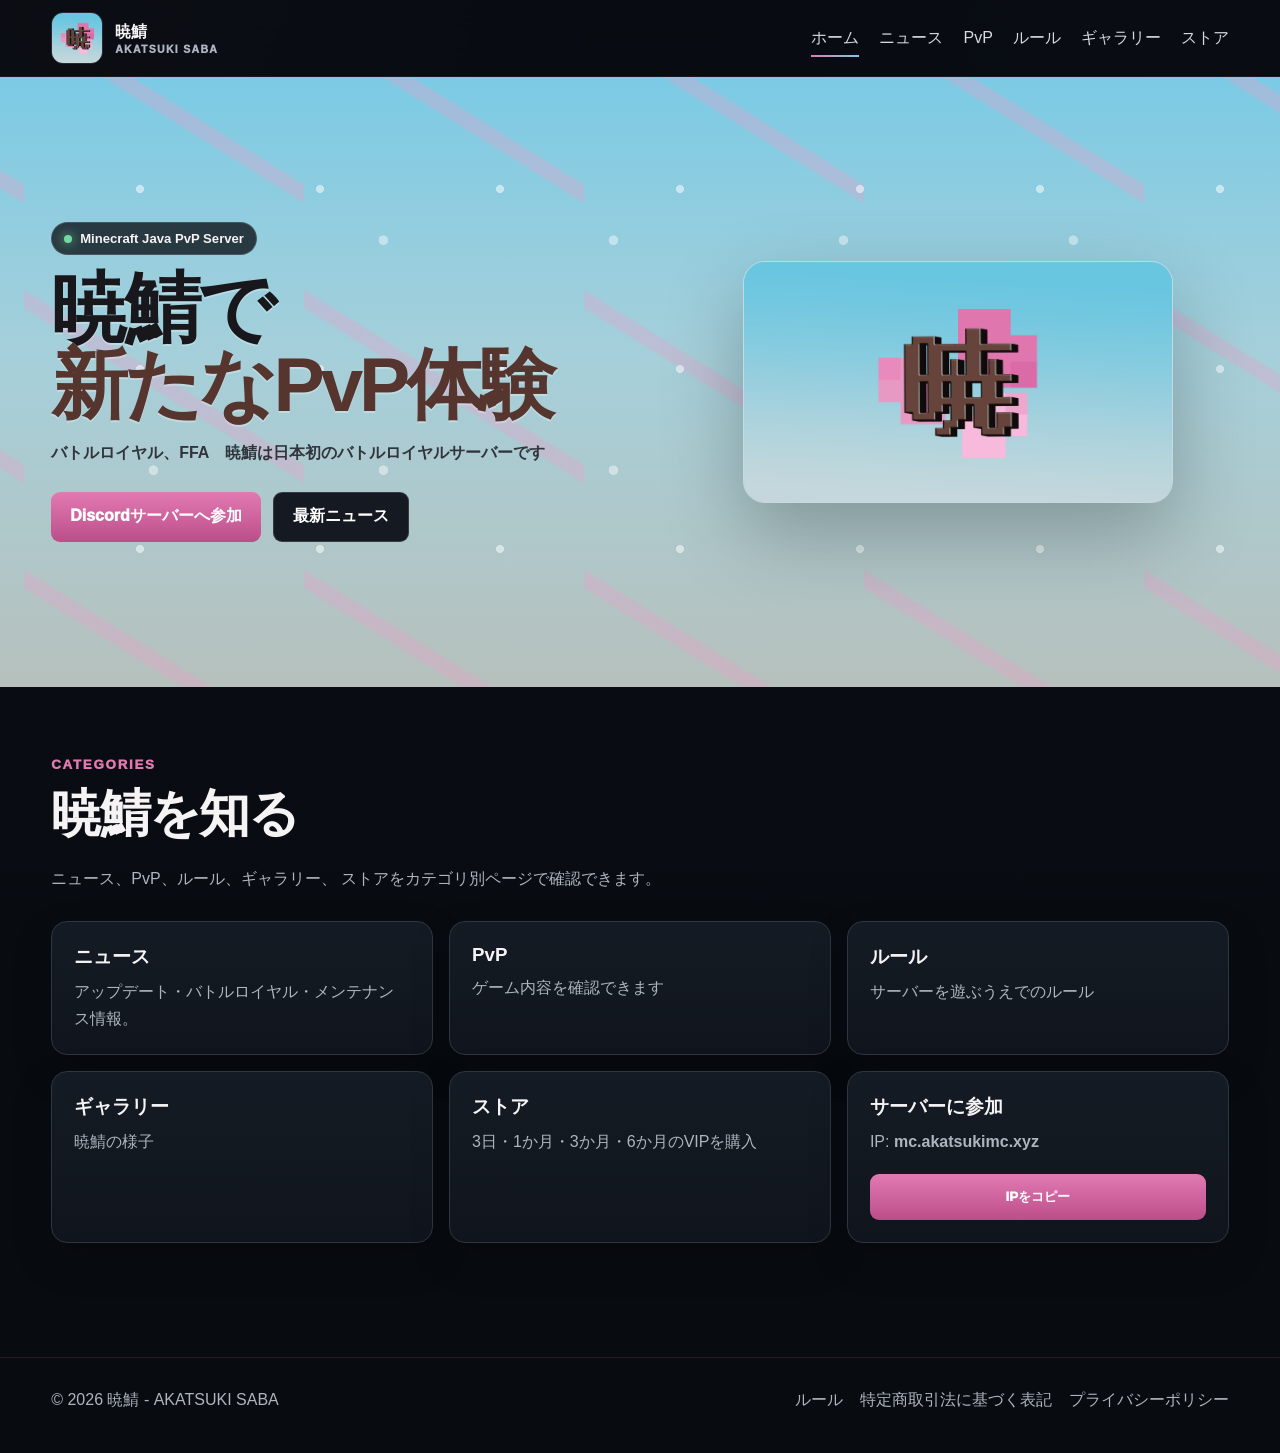
<file: index.html>
<!doctype html>
<html lang="ja">

<head>
    <meta charset="UTF-8">
    <meta name="viewport" content="width=device-width, initial-scale=1">
    <meta name="theme-color" content="#090d14">

    <title>暁鯖 | 公式サイト</title>

    <link rel="stylesheet" href="/style.css">
</head>

<body>

<!-- ==============================
     ヘッダー
============================== -->

<header class="site-header">

    <div class="container nav">

        <!-- ロゴ・サーバー名 -->

        <a class="brand" href="/">

            <img
                src="/assets/akatsuki-icon.png"
                alt="暁鯖">

            <span>
                暁鯖
                <small>AKATSUKI SABA</small>
            </span>

        </a>


        <!-- ナビゲーション -->

        <nav class="navlinks">

            <a class="active" href="/">
                ホーム
            </a>

            <a href="/news/">
                ニュース
            </a>

            <a href="/pvp/">
                PvP
            </a>

            <a href="/rules/">
                ルール
            </a>

            <a href="/gallery/">
                ギャラリー
            </a>

            <a href="/shop/">
                ストア
            </a>

        </nav>

    </div>

</header>


<main>

    <!-- ==============================
         メインビジュアル
    ============================== -->

    <section class="hero">

        <div class="container hero-inner">


            <!-- メインメッセージ -->

            <div class="reveal">

                <span class="eyebrow">

                    <span class="dot"></span>

                    Minecraft Java PvP Server

                </span>


                <h1>
                    暁鯖で
                    <br>
                    <span>新たなPvP体験</span>
                </h1>


                <p>
                    バトルロイヤル、FFA　暁鯖は日本初のバトルロイヤルサーバーです
                </p>


                <!-- ボタン -->

                <div class="actions">

                    <a
                        class="btn primary"
                        href="https://discord.gg/2FAgApKDjk"
                        target="_blank"
                        rel="noopener noreferrer">
                        Discordサーバーへ参加
                    </a>
                
                    <a class="btn secondary" href="/news/">
                        最新ニュース
                    </a>
                
                </div>

            </div>


            <!-- 暁鯖ロゴ -->

            <div class="logo-showcase reveal">

                <img
                    src="/assets/akatsuki-icon.png"
                    alt="暁鯖ロゴ">

            </div>

        </div>

    </section>


    <!-- ==============================
         カテゴリー
    ============================== -->

    <section class="section">

        <div class="container">


            <!-- セクションタイトル -->

            <div class="section-head reveal">

                <small>
                    CATEGORIES
                </small>

                <h2>
                    暁鯖を知る
                </h2>

                <p>
                    ニュース、PvP、ルール、ギャラリー、
                    ストアをカテゴリ別ページで確認できます。
                </p>

            </div>


            <!-- ==============================
                 カテゴリー一覧
            ============================== -->

            <div class="grid3">


                <!-- ニュース -->

                <a
                    class="card reveal"
                    href="/news/">

                    <h3>
                        ニュース
                    </h3>

                    <p>
                        アップデート・バトルロイヤル・メンテナンス情報。
                    </p>

                </a>


                <!-- PvP -->

                <a
                    class="card reveal"
                    href="/pvp/">

                    <h3>
                        PvP
                    </h3>

                    <p>
                        ゲーム内容を確認できます
                    </p>

                </a>


                <!-- ルール -->

                <a
                    class="card reveal"
                    href="/rules/">

                    <h3>
                        ルール
                    </h3>

                    <p>
                        サーバーを遊ぶうえでのルール
                    </p>

                </a>


                <!-- ギャラリー -->

                <a
                    class="card reveal"
                    href="/gallery/">

                    <h3>
                        ギャラリー
                    </h3>

                    <p>
                        暁鯖の様子
                    </p>

                </a>


                <!-- ストア -->

                <a
                    class="card reveal"
                    href="/shop/">

                    <h3>
                        ストア
                    </h3>

                    <p>
                        3日・1か月・3か月・6か月のVIPを購入                        
                    </p>

                </a>


                <!-- ==============================
                     サーバー接続
                ============================== -->

                <div class="card reveal">

                    <h3>
                        サーバーに参加
                    </h3>

                    <p>
                        IP:
                        <strong id="serverIp">
                            mc.akatsukimc.xyz
                        </strong>
                    </p>

                    <br>

                    <button
                        id="copyBtn"
                        class="select-rank"
                        onclick="copyIP()">
                        IPをコピー
                    </button>

                </div>

            </div>

        </div>

    </section>

</main>


<!-- ==============================
     フッター
============================== -->

<footer>

    <div class="container footer">

        <div>
            © 2026 暁鯖 - AKATSUKI SABA
        </div>

        <div class="footer-links">

            <a href="/rules/">
                ルール
            </a>

            <a href="/legal/">
                特定商取引法に基づく表記
            </a>

            <a href="/privacy/">
                プライバシーポリシー
            </a>

        </div>

    </div>

</footer>


<!-- ==============================
     JavaScript
============================== -->

<script src="/script.js"></script>

</body>

</html>
</file>
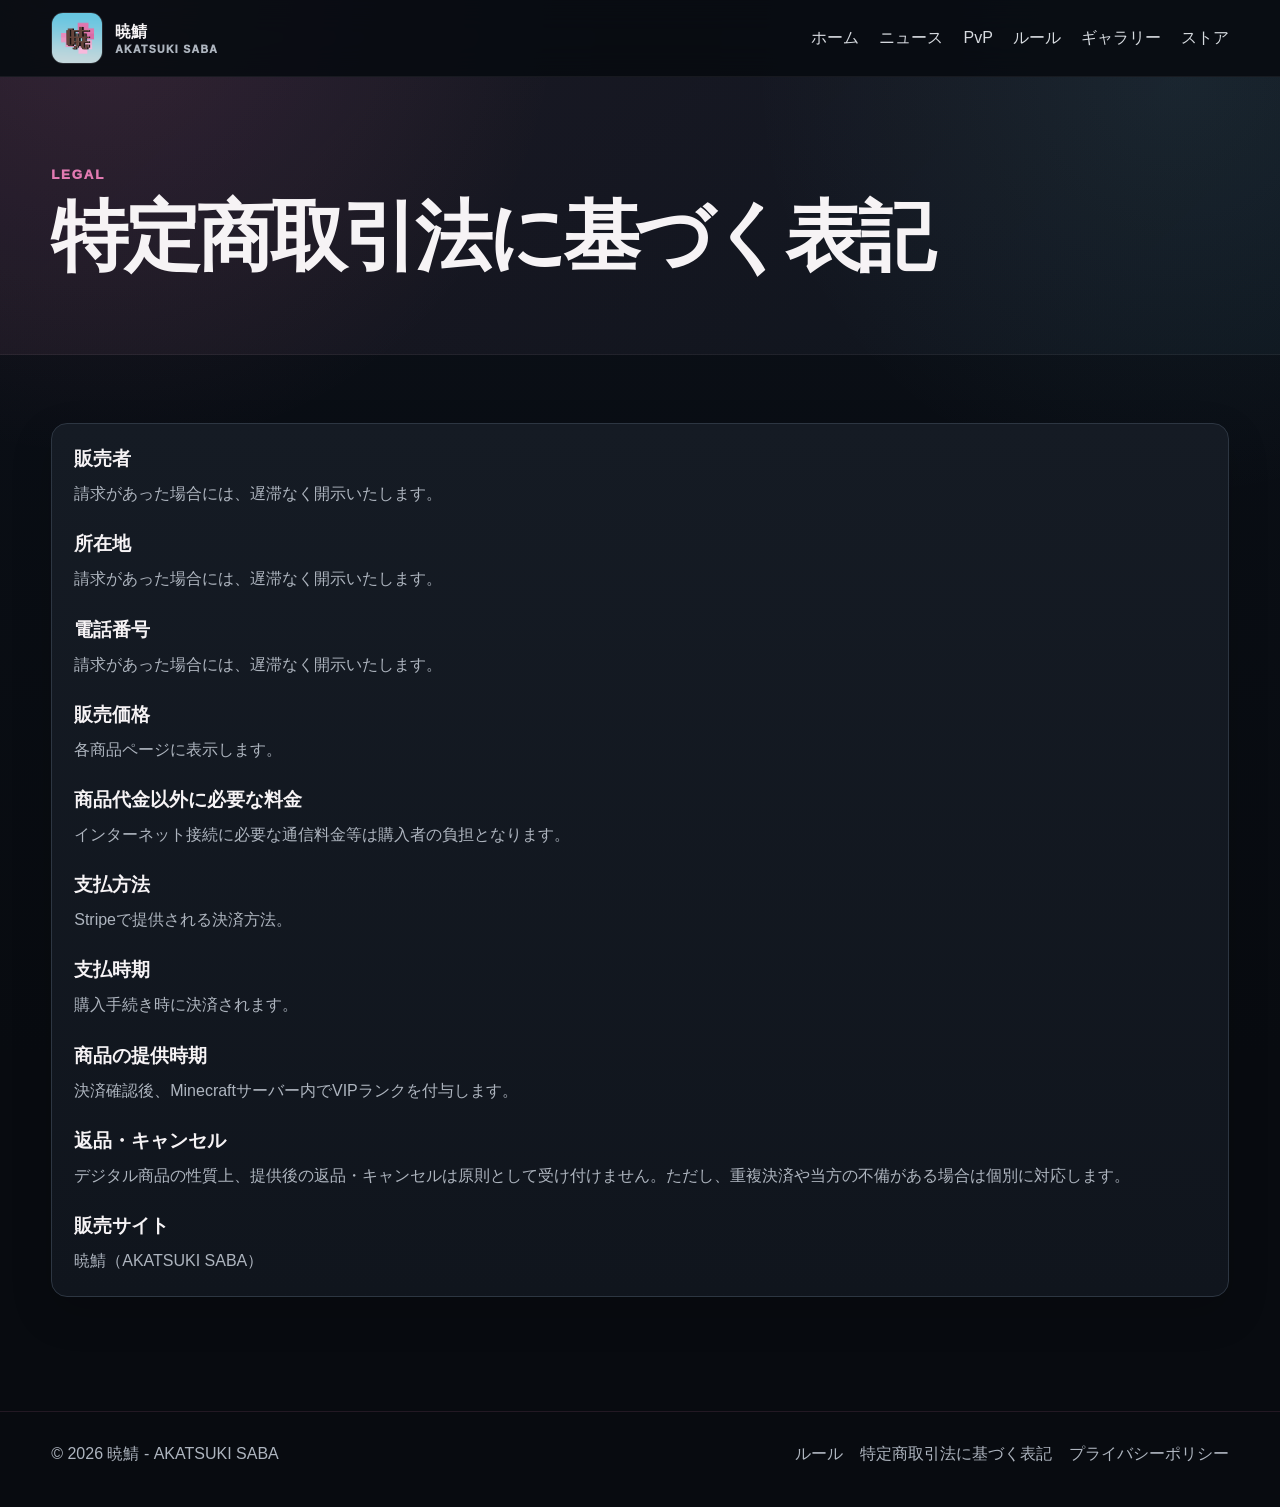
<file: legal/index.html>
<!doctype html><html lang="ja"><head><meta charset="UTF-8"><meta name="viewport" content="width=device-width,initial-scale=1"><title>特定商取引法に基づく表記 | 暁鯖</title><link rel="stylesheet" href="/style.css"></head><body><header class="site-header"><div class="container nav"><a class="brand" href="/"><img src="/assets/akatsuki-icon.png" alt="暁鯖"><span>暁鯖<small>AKATSUKI SABA</small></span></a><nav class="navlinks"><a href="/">ホーム</a><a href="/news/">ニュース</a><a href="/pvp/">PvP</a><a href="/rules/">ルール</a><a href="/gallery/">ギャラリー</a><a href="/shop/">ストア</a></nav></div></header><main><section class="page-hero"><div class="container"><small>LEGAL</small><h1>特定商取引法に基づく表記</h1></div></section><section class="section"><div class="container"><div class="card legal-card"><h3>販売者</h3><p>請求があった場合には、遅滞なく開示いたします。</p><h3>所在地</h3><p>請求があった場合には、遅滞なく開示いたします。</p><h3>電話番号</h3><p>請求があった場合には、遅滞なく開示いたします。</p><h3>販売価格</h3><p>各商品ページに表示します。</p><h3>商品代金以外に必要な料金</h3><p>インターネット接続に必要な通信料金等は購入者の負担となります。</p><h3>支払方法</h3><p>Stripeで提供される決済方法。</p><h3>支払時期</h3><p>購入手続き時に決済されます。</p><h3>商品の提供時期</h3><p>決済確認後、Minecraftサーバー内でVIPランクを付与します。</p><h3>返品・キャンセル</h3><p>デジタル商品の性質上、提供後の返品・キャンセルは原則として受け付けません。ただし、重複決済や当方の不備がある場合は個別に対応します。</p><h3>販売サイト</h3><p>暁鯖（AKATSUKI SABA）</p></div></div></section></main><footer><div class="container footer"><div>© 2026 暁鯖 - AKATSUKI SABA</div><div class="footer-links"><a href="/rules/">ルール</a><a href="/legal/">特定商取引法に基づく表記</a><a href="/privacy/">プライバシーポリシー</a></div></div></footer><script src="/script.js"></script></body></html>
</file>
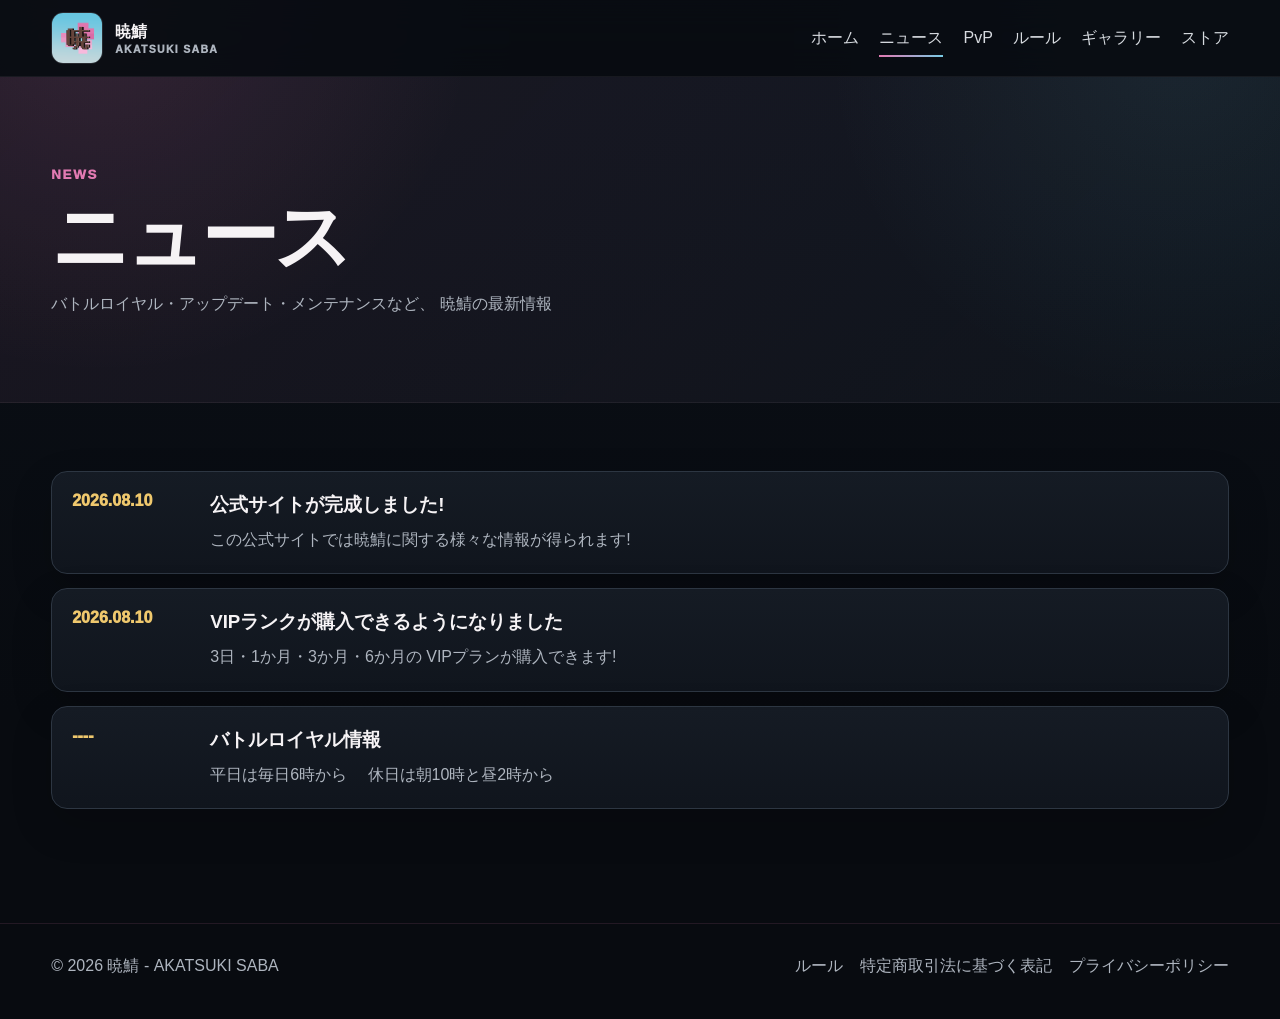
<file: news/index.html>
<!doctype html>
<html lang="ja">

<head>
    <meta charset="UTF-8">
    <meta name="viewport" content="width=device-width, initial-scale=1">

    <title>ニュース | 暁鯖</title>

    <link rel="stylesheet" href="/style.css">
</head>

<body>

<header class="site-header">
    <div class="container nav">

        <a class="brand" href="/">
            <img src="/assets/akatsuki-icon.png" alt="暁鯖">

            <span>
                暁鯖
                <small>AKATSUKI SABA</small>
            </span>
        </a>

        <nav class="navlinks">
            <a href="/">ホーム</a>
            <a class="active" href="/news/">ニュース</a>
            <a href="/pvp/">PvP</a>
            <a href="/rules/">ルール</a>
            <a href="/gallery/">ギャラリー</a>
            <a href="/shop/">ストア</a>
        </nav>

    </div>
</header>


<main>

    <!-- ==============================
         ページタイトル
    ============================== -->

    <section class="page-hero">
        <div class="container reveal">

            <small>NEWS</small>

            <h1>ニュース</h1>

            <p>
                バトルロイヤル・アップデート・メンテナンスなど、
                暁鯖の最新情報
            </p>

        </div>
    </section>


    <!-- ==============================
         ニュース一覧
    ============================== -->

    <section class="section">
        <div class="container">

            <div class="news-list">


                <!-- ニュース 1 -->

                <article class="news-item reveal">

                    <time>2026.08.10</time>

                    <div>
                        <h3>公式サイトが完成しました!</h3>

                        <p>
                            この公式サイトでは暁鯖に関する様々な情報が得られます!
                        </p>
                    </div>

                </article>


                <!-- ニュース 2 -->

                <article class="news-item reveal">

                    <time>2026.08.10</time>

                    <div>
                        <h3>VIPランクが購入できるようになりました</h3>

                        <p>
                            3日・1か月・3か月・6か月の
                            VIPプランが購入できます!
                        </p>
                    </div>

                </article>


                <!-- ニュース 3 -->

                <article class="news-item reveal">

                    <time>----</time>

                    <div>
                        <h3>バトルロイヤル情報</h3>

                        <p>
                            平日は毎日6時から
                          　休日は朝10時と昼2時から
                        </p>
                    </div>

                </article>


            </div>
        </div>
    </section>

</main>


<!-- ==============================
     フッター
============================== -->

<footer>

    <div class="container footer">

        <div>
            © 2026 暁鯖 - AKATSUKI SABA
        </div>

        <div class="footer-links">
            <a href="/rules/">ルール</a>
            <a href="/legal/">特定商取引法に基づく表記</a>
            <a href="/privacy/">プライバシーポリシー</a>
        </div>

    </div>

</footer>


<script src="/script.js"></script>

</body>
</html>
</file>
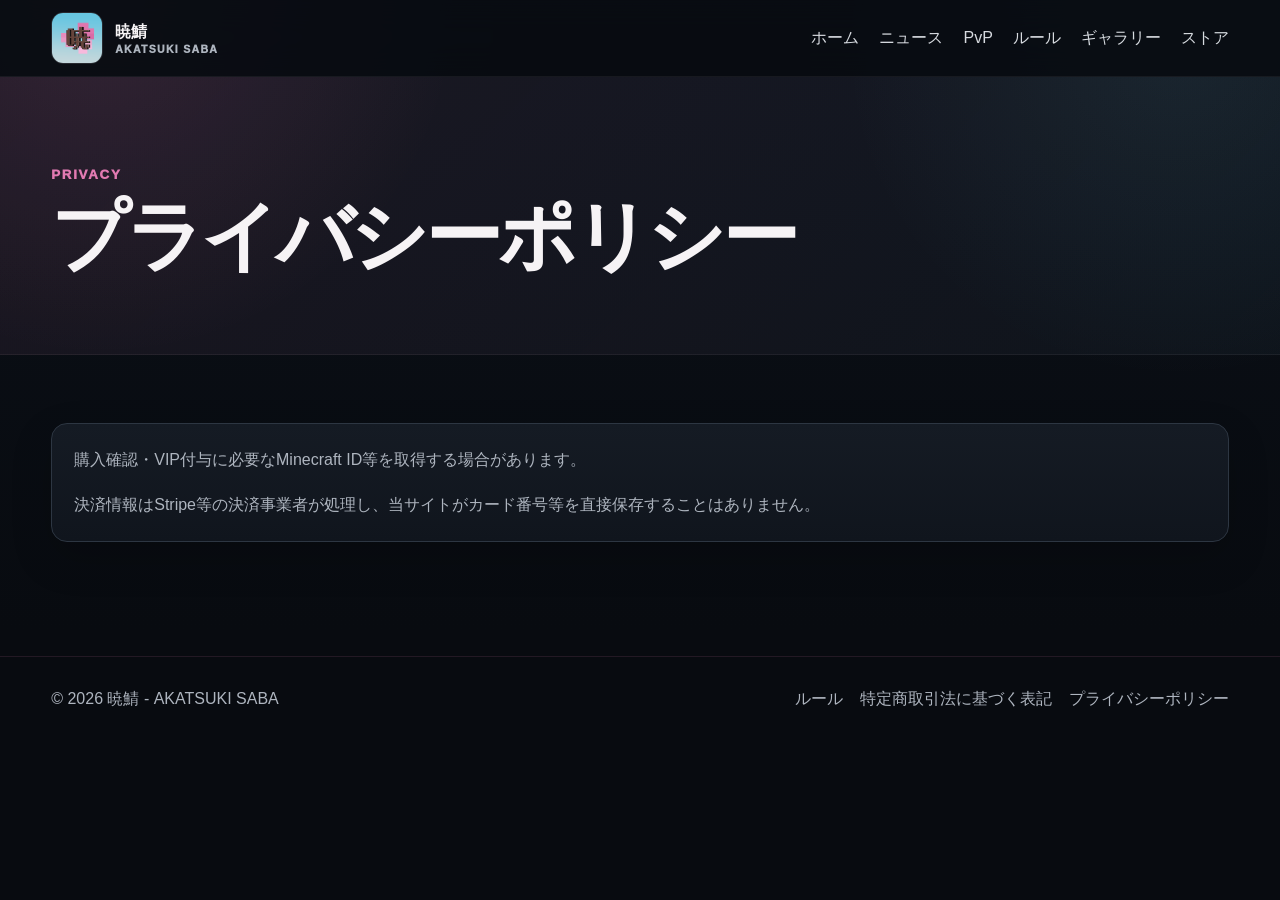
<file: privacy/index.html>
<!doctype html><html lang="ja"><head><meta charset="UTF-8"><meta name="viewport" content="width=device-width,initial-scale=1"><title>プライバシーポリシー | 暁鯖</title><link rel="stylesheet" href="/style.css"></head><body><header class="site-header"><div class="container nav"><a class="brand" href="/"><img src="/assets/akatsuki-icon.png" alt="暁鯖"><span>暁鯖<small>AKATSUKI SABA</small></span></a><nav class="navlinks"><a href="/">ホーム</a><a href="/news/">ニュース</a><a href="/pvp/">PvP</a><a href="/rules/">ルール</a><a href="/gallery/">ギャラリー</a><a href="/shop/">ストア</a></nav></div></header><main><section class="page-hero"><div class="container"><small>PRIVACY</small><h1>プライバシーポリシー</h1></div></section><section class="section"><div class="container"><div class="card"><p>購入確認・VIP付与に必要なMinecraft ID等を取得する場合があります。</p><br><p>決済情報はStripe等の決済事業者が処理し、当サイトがカード番号等を直接保存することはありません。</p></div></div></section></main><footer><div class="container footer"><div>© 2026 暁鯖 - AKATSUKI SABA</div><div class="footer-links"><a href="/rules/">ルール</a><a href="/legal/">特定商取引法に基づく表記</a><a href="/privacy/">プライバシーポリシー</a></div></div></footer><script src="/script.js"></script></body></html>
</file>
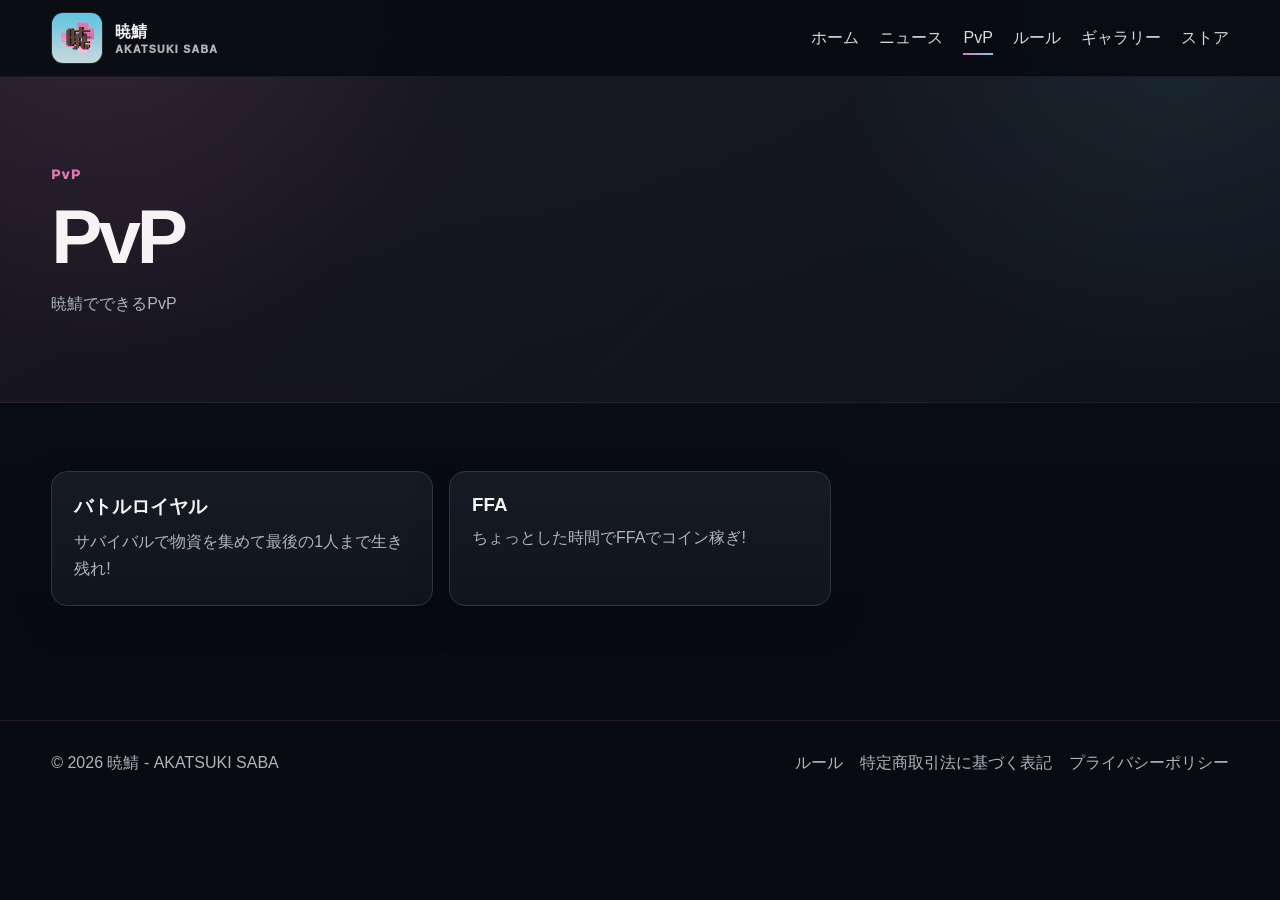
<file: pvp/index.html>
<!doctype html>
<html lang="ja">

<head>
    <meta charset="UTF-8">
    <meta name="viewport" content="width=device-width, initial-scale=1">

    <title>PvP | 暁鯖</title>

    <link rel="stylesheet" href="/style.css">
</head>

<body>

<!-- ==============================
     ヘッダー
============================== -->

<header class="site-header">
    <div class="container nav">

        <a class="brand" href="/">
            <img src="/assets/akatsuki-icon.png" alt="暁鯖">

            <span>
                暁鯖
                <small>AKATSUKI SABA</small>
            </span>
        </a>

        <nav class="navlinks">
            <a href="/">ホーム</a>
            <a href="/news/">ニュース</a>
            <a class="active" href="/pvp/">PvP</a>
            <a href="/rules/">ルール</a>
            <a href="/gallery/">ギャラリー</a>
            <a href="/shop/">ストア</a>
        </nav>

    </div>
</header>


<main>

    <!-- ==============================
         PvP ページタイトル
    ============================== -->

    <section class="page-hero">
        <div class="container reveal">

            <small>PvP</small>

            <h1>PvP</h1>

            <p>
                暁鯖でできるPvP
            </p>

        </div>
    </section>


    <!-- ==============================
         PvP コンテンツ
    ============================== -->

    <section class="section">
        <div class="container">

            <div class="grid3">


                <!-- BattleLoyal-->

                <div class="card reveal">

                    <h3>バトルロイヤル</h3>

                    <p>
                        サバイバルで物資を集めて最後の1人まで生き残れ!

                        
                    </p>

                </div>


                <!-- FFA -->

                <div class="card reveal">

                    <h3>FFA</h3>

                    <p>
                        ちょっとした時間でFFAでコイン稼ぎ!
                    </p>

                </div>


            </div>
        </div>
    </section>

</main>


<!-- ==============================
     フッター
============================== -->

<footer>

    <div class="container footer">

        <div>
            © 2026 暁鯖 - AKATSUKI SABA
        </div>

        <div class="footer-links">
            <a href="/rules/">ルール</a>
            <a href="/legal/">特定商取引法に基づく表記</a>
            <a href="/privacy/">プライバシーポリシー</a>
        </div>

    </div>

</footer>


<script src="/script.js"></script>

</body>
</html>
</file>
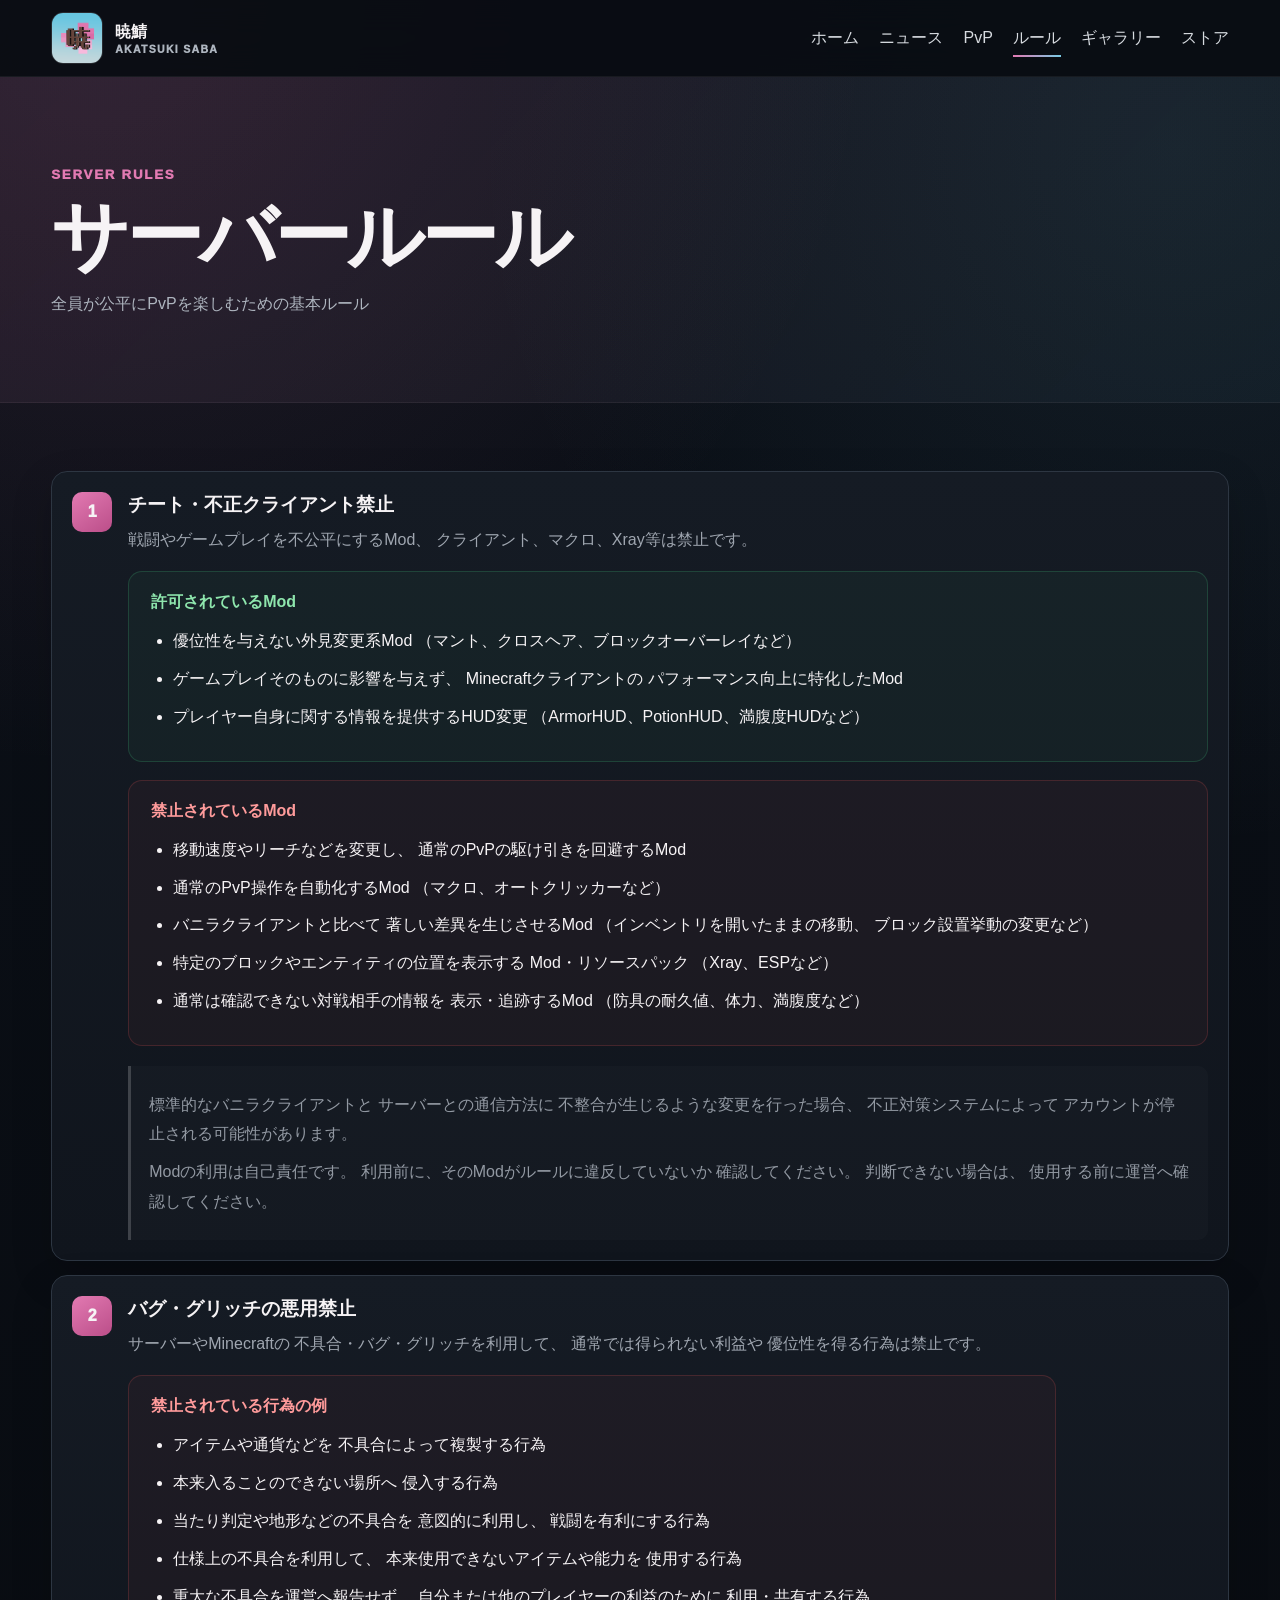
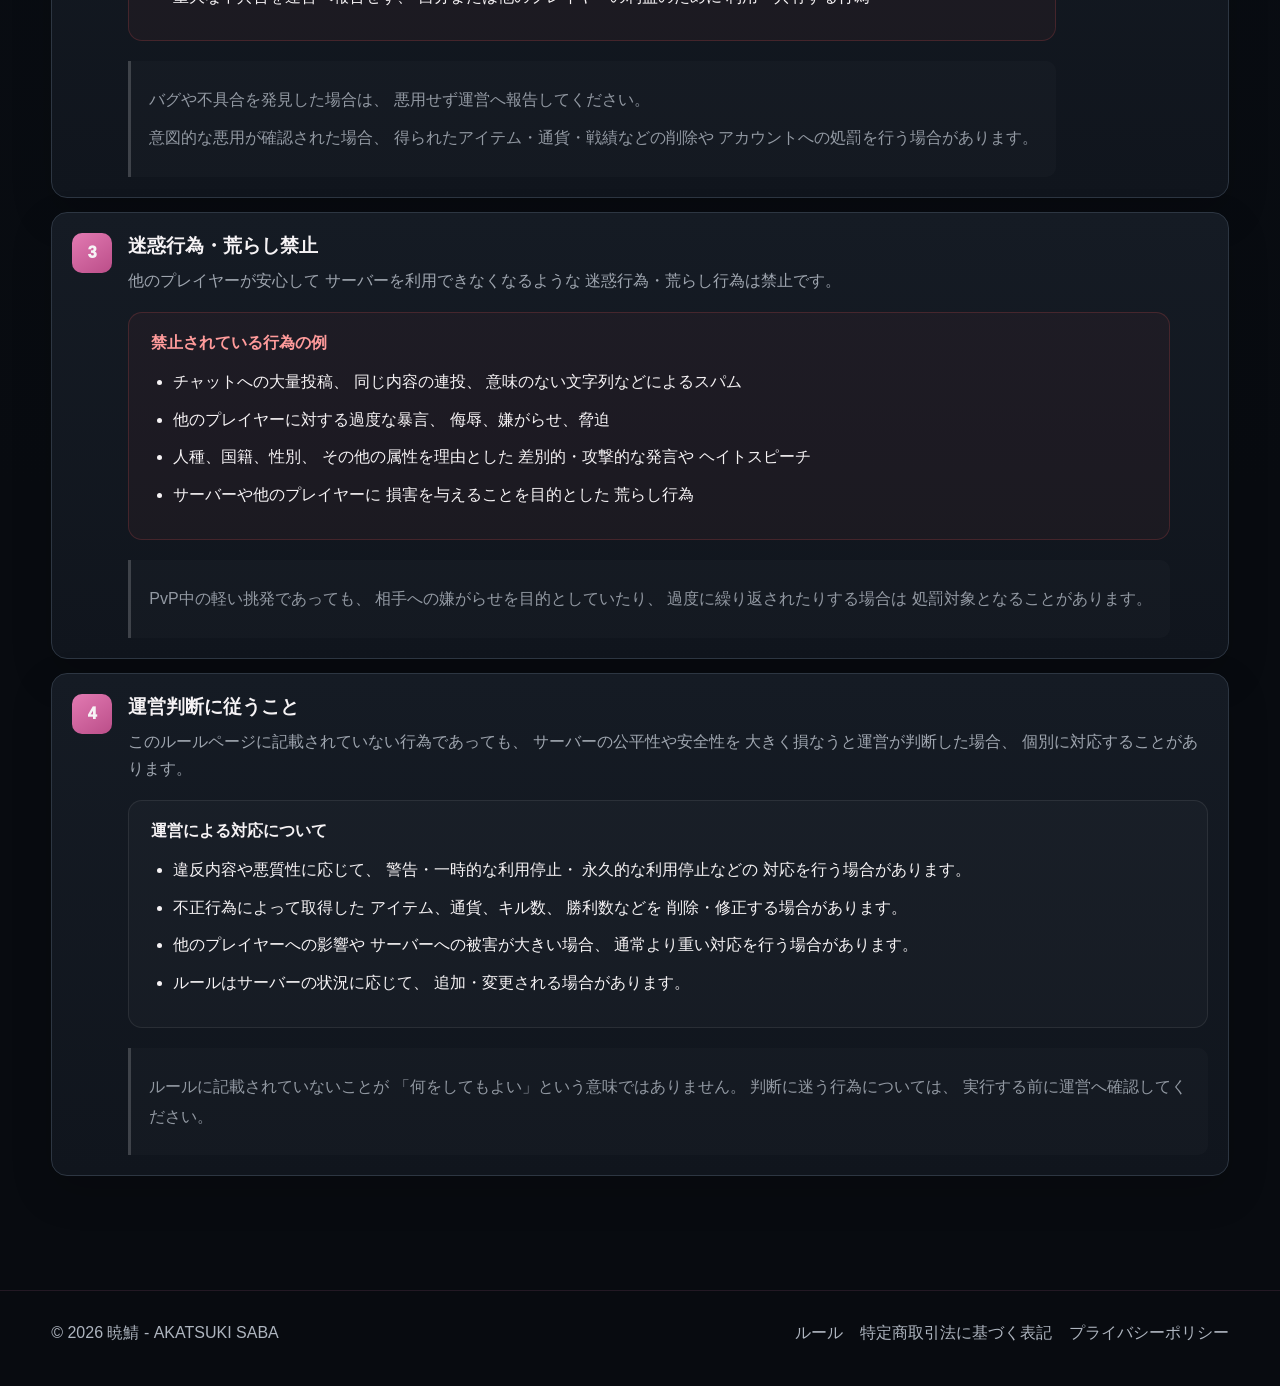
<file: rules/index.html>
<!doctype html>
<html lang="ja">

<head>
    <meta charset="UTF-8">
    <meta name="viewport" content="width=device-width, initial-scale=1">

    <title>ルール | 暁鯖</title>

    <link rel="stylesheet" href="/style.css">
</head>

<body>

<!-- ==============================
     ヘッダー
============================== -->

<header class="site-header">
    <div class="container nav">

        <a class="brand" href="/">
            <img src="/assets/akatsuki-icon.png" alt="暁鯖">

            <span>
                暁鯖
                <small>AKATSUKI SABA</small>
            </span>
        </a>

        <nav class="navlinks">
            <a href="/">ホーム</a>
            <a href="/news/">ニュース</a>
            <a href="/pvp/">PvP</a>
            <a class="active" href="/rules/">ルール</a>
            <a href="/gallery/">ギャラリー</a>
            <a href="/shop/">ストア</a>
        </nav>

    </div>
</header>


<main>

    <!-- ==============================
         ルールページタイトル
    ============================== -->

    <section class="page-hero">
        <div class="container reveal">

            <small>SERVER RULES</small>

            <h1>サーバールール</h1>

            <p>
                全員が公平にPvPを楽しむための基本ルール
            </p>

        </div>
    </section>


    <!-- ==============================
         サーバールール一覧
    ============================== -->

    <section class="section">
        <div class="container">

            <div class="rules">


                <!-- ==============================
                     ルール 1
                     チート・不正クライアント
                ============================== -->

                <div class="rule reveal">

                    <div class="rule-no">
                        1
                    </div>

                    <div class="rule-content">

                        <h3>
                            チート・不正クライアント禁止
                        </h3>

                        <p class="rule-intro">
                            戦闘やゲームプレイを不公平にするMod、
                            クライアント、マクロ、Xray等は禁止です。
                        </p>


                        <!-- 許可されているMod -->

                        <div class="rule-box allowed">

                            <h4>
                                許可されているMod
                            </h4>

                            <ul>

                                <li>
                                    優位性を与えない外見変更系Mod
                                    （マント、クロスヘア、ブロックオーバーレイなど）
                                </li>

                                <li>
                                    ゲームプレイそのものに影響を与えず、
                                    Minecraftクライアントの
                                    パフォーマンス向上に特化したMod
                                </li>

                                <li>
                                    プレイヤー自身に関する情報を提供するHUD変更
                                    （ArmorHUD、PotionHUD、満腹度HUDなど）
                                </li>

                            </ul>

                        </div>


                        <!-- 禁止されているMod -->

                        <div class="rule-box prohibited">

                            <h4>
                                禁止されているMod
                            </h4>

                            <ul>

                                <li>
                                    移動速度やリーチなどを変更し、
                                    通常のPvPの駆け引きを回避するMod
                                </li>

                                <li>
                                    通常のPvP操作を自動化するMod
                                    （マクロ、オートクリッカーなど）
                                </li>

                                <li>
                                    バニラクライアントと比べて
                                    著しい差異を生じさせるMod
                                    （インベントリを開いたままの移動、
                                    ブロック設置挙動の変更など）
                                </li>

                                <li>
                                    特定のブロックやエンティティの位置を表示する
                                    Mod・リソースパック
                                    （Xray、ESPなど）
                                </li>

                                <li>
                                    通常は確認できない対戦相手の情報を
                                    表示・追跡するMod
                                    （防具の耐久値、体力、満腹度など）
                                </li>

                            </ul>

                        </div>


                        <!-- 注意 -->

                        <div class="rule-note">

                            <p>
                                標準的なバニラクライアントと
                                サーバーとの通信方法に
                                不整合が生じるような変更を行った場合、
                                不正対策システムによって
                                アカウントが停止される可能性があります。
                            </p>

                            <p>
                                Modの利用は自己責任です。
                                利用前に、そのModがルールに違反していないか
                                確認してください。
                                判断できない場合は、
                                使用する前に運営へ確認してください。
                            </p>

                        </div>

                    </div>

                </div>


                <!-- ==============================
                     ルール 2
                     バグ・グリッチ
                ============================== -->

                <div class="rule reveal">

                    <div class="rule-no">
                        2
                    </div>

                    <div class="rule-content">

                        <h3>
                            バグ・グリッチの悪用禁止
                        </h3>

                        <p class="rule-intro">
                            サーバーやMinecraftの
                            不具合・バグ・グリッチを利用して、
                            通常では得られない利益や
                            優位性を得る行為は禁止です。
                        </p>


                        <!-- 禁止されている行為 -->

                        <div class="rule-box prohibited">

                            <h4>
                                禁止されている行為の例
                            </h4>

                            <ul>

                                <li>
                                    アイテムや通貨などを
                                    不具合によって複製する行為
                                </li>

                                <li>
                                    本来入ることのできない場所へ
                                    侵入する行為
                                </li>

                                <li>
                                    当たり判定や地形などの不具合を
                                    意図的に利用し、
                                    戦闘を有利にする行為
                                </li>

                                <li>
                                    仕様上の不具合を利用して、
                                    本来使用できないアイテムや能力を
                                    使用する行為
                                </li>

                                <li>
                                    重大な不具合を運営へ報告せず、
                                    自分または他のプレイヤーの利益のために
                                    利用・共有する行為
                                </li>

                            </ul>

                        </div>


                        <!-- 注意 -->

                        <div class="rule-note">

                            <p>
                                バグや不具合を発見した場合は、
                                悪用せず運営へ報告してください。
                            </p>

                            <p>
                                意図的な悪用が確認された場合、
                                得られたアイテム・通貨・戦績などの削除や
                                アカウントへの処罰を行う場合があります。
                            </p>

                        </div>

                    </div>

                </div>


                <!-- ==============================
                     ルール 3
                     迷惑行為・荒らし
                ============================== -->

                <div class="rule reveal">

                    <div class="rule-no">
                        3
                    </div>

                    <div class="rule-content">

                        <h3>
                            迷惑行為・荒らし禁止
                        </h3>

                        <p class="rule-intro">
                            他のプレイヤーが安心して
                            サーバーを利用できなくなるような
                            迷惑行為・荒らし行為は禁止です。
                        </p>


                        <!-- 禁止されている行為 -->

                        <div class="rule-box prohibited">

                            <h4>
                                禁止されている行為の例
                            </h4>

                            <ul>

                                <li>
                                    チャットへの大量投稿、
                                    同じ内容の連投、
                                    意味のない文字列などによるスパム
                                </li>

                                <li>
                                    他のプレイヤーに対する過度な暴言、
                                    侮辱、嫌がらせ、脅迫
                                </li>

                                <li>
                                    人種、国籍、性別、
                                    その他の属性を理由とした
                                    差別的・攻撃的な発言や
                                    ヘイトスピーチ
                                </li>

                                <li>
                                    サーバーや他のプレイヤーに
                                    損害を与えることを目的とした
                                    荒らし行為
                                </li>

                            </ul>

                        </div>


                        <!-- 注意 -->

                        <div class="rule-note">

                            <p>
                                PvP中の軽い挑発であっても、
                                相手への嫌がらせを目的としていたり、
                                過度に繰り返されたりする場合は
                                処罰対象となることがあります。
                            </p>

                        </div>

                    </div>

                </div>


                <!-- ==============================
                     ルール 4
                     運営判断
                ============================== -->

                <div class="rule reveal">

                    <div class="rule-no">
                        4
                    </div>

                    <div class="rule-content">

                        <h3>
                            運営判断に従うこと
                        </h3>

                        <p class="rule-intro">
                            このルールページに記載されていない行為であっても、
                            サーバーの公平性や安全性を
                            大きく損なうと運営が判断した場合、
                            個別に対応することがあります。
                        </p>


                        <!-- 運営による対応 -->

                        <div class="rule-box">

                            <h4>
                                運営による対応について
                            </h4>

                            <ul>

                                <li>
                                    違反内容や悪質性に応じて、
                                    警告・一時的な利用停止・
                                    永久的な利用停止などの
                                    対応を行う場合があります。
                                </li>

                                <li>
                                    不正行為によって取得した
                                    アイテム、通貨、キル数、
                                    勝利数などを
                                    削除・修正する場合があります。
                                </li>

                                <li>
                                    他のプレイヤーへの影響や
                                    サーバーへの被害が大きい場合、
                                    通常より重い対応を行う場合があります。
                                </li>

                                <li>
                                    ルールはサーバーの状況に応じて、
                                    追加・変更される場合があります。
                                </li>

                            </ul>

                        </div>


                        <!-- 注意 -->

                        <div class="rule-note">

                            <p>
                                ルールに記載されていないことが
                                「何をしてもよい」という意味ではありません。
                                判断に迷う行為については、
                                実行する前に運営へ確認してください。
                            </p>

                        </div>

                    </div>

                </div>


            </div>

        </div>
    </section>

</main>


<!-- ==============================
     フッター
============================== -->

<footer>

    <div class="container footer">

        <div>
            © 2026 暁鯖 - AKATSUKI SABA
        </div>

        <div class="footer-links">

            <a href="/rules/">
                ルール
            </a>

            <a href="/legal/">
                特定商取引法に基づく表記
            </a>

            <a href="/privacy/">
                プライバシーポリシー
            </a>

        </div>

    </div>

</footer>


<script src="/script.js"></script>

</body>

</html>
</file>
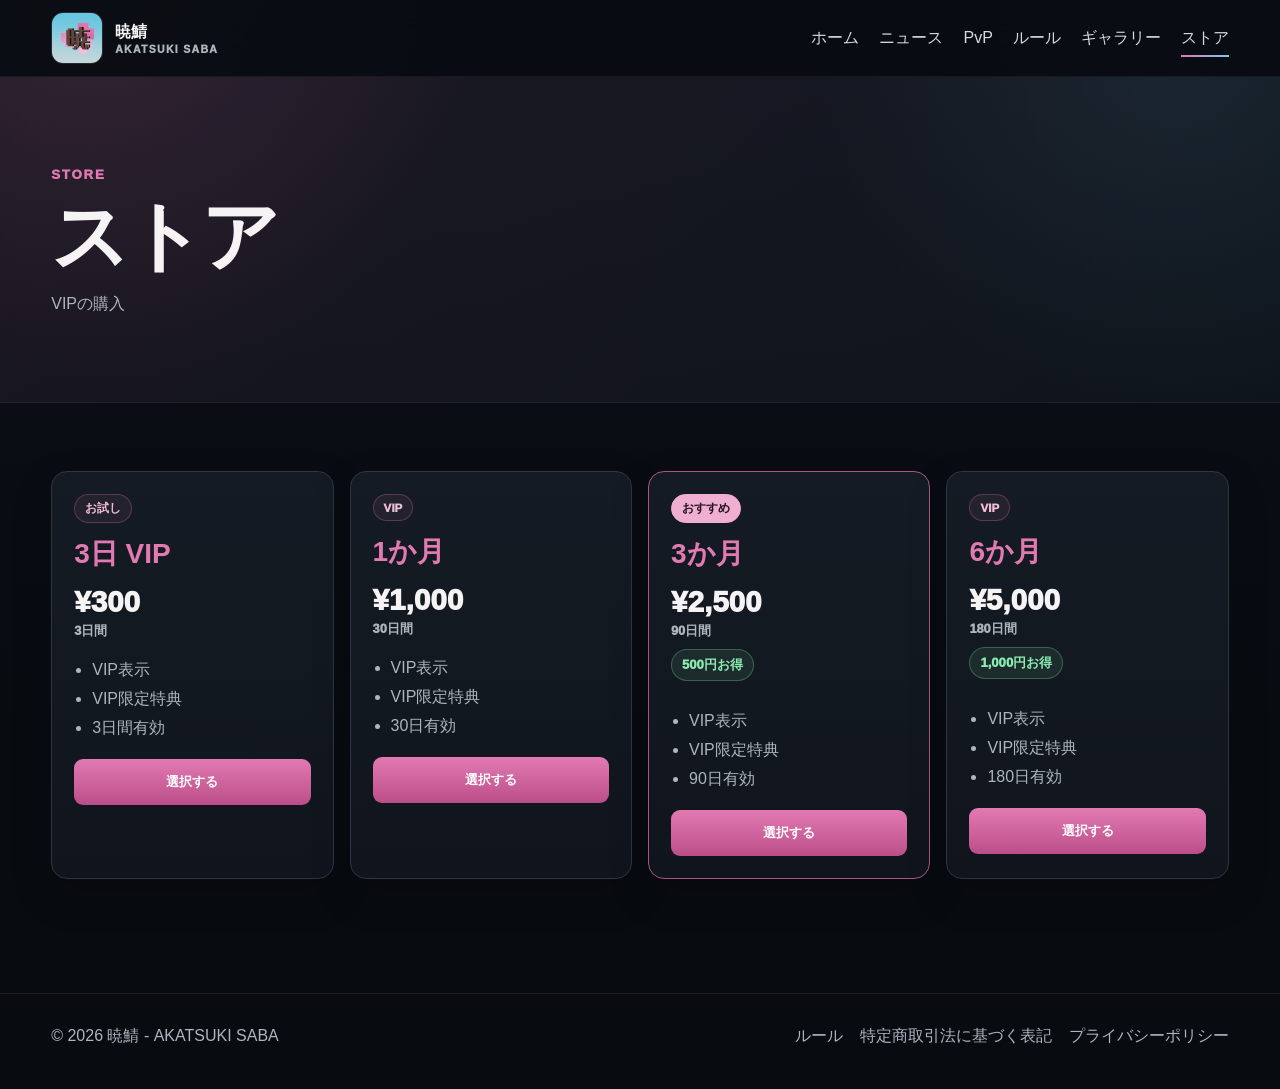
<file: shop/index.html>
<!doctype html>
<html lang="ja">

<head>
    <meta charset="UTF-8">
    <meta name="viewport" content="width=device-width, initial-scale=1">
    <meta name="theme-color" content="#090d14">

    <title>ストア | 暁鯖</title>

    <link rel="stylesheet" href="/style.css">
</head>

<body>

<!-- ==============================
     ヘッダー
============================== -->

<header class="site-header">
    <div class="container nav">

        <a class="brand" href="/">
            <img src="/assets/akatsuki-icon.png" alt="暁鯖">

            <span>
                暁鯖
                <small>AKATSUKI SABA</small>
            </span>
        </a>

        <nav class="navlinks">
            <a href="/">ホーム</a>
            <a href="/news/">ニュース</a>
            <a href="/pvp/">PvP</a>
            <a href="/rules/">ルール</a>
            <a href="/gallery/">ギャラリー</a>
            <a class="active" href="/shop/">ストア</a>
        </nav>

    </div>
</header>


<main>

    <!-- ==============================
         ストアページタイトル
    ============================== -->

    <section class="page-hero">
        <div class="container reveal">

            <small>STORE</small>

            <h1>ストア</h1>

            <p>
                VIPの購入
            </p>

        </div>
    </section>


    <!-- ==============================
         VIPプラン
    ============================== -->

    <section class="section">
        <div class="container">

            <div class="rank-grid">


                <!-- ==============================
                     3日 VIP
                ============================== -->

                <article class="rank-card reveal">

                    <span class="tag">
                        お試し
                    </span>

                    <h3>3日 VIP</h3>

                    <div class="rank-price">
                        ¥300
                        <small>3日間</small>
                    </div>

                    <ul>
                        <li>VIP表示</li>
                        <li>VIP限定特典</li>
                        <li>3日間有効</li>
                    </ul>

                    <button
                        class="select-rank"
                        onclick="selectPlan('VIP 3日', 300, 3)">
                        選択する
                    </button>

                </article>


                <!-- ==============================
                     1か月 VIP
                ============================== -->

                <article class="rank-card reveal">

                    <span class="tag">
                        VIP
                    </span>

                    <h3>1か月</h3>

                    <div class="rank-price">
                        ¥1,000
                        <small>30日間</small>
                    </div>

                    <ul>
                        <li>VIP表示</li>
                        <li>VIP限定特典</li>
                        <li>30日有効</li>
                    </ul>

                    <button
                        class="select-rank"
                        onclick="selectPlan('VIP 1か月', 1000, 30)">
                        選択する
                    </button>

                </article>


                <!-- ==============================
                     3か月 VIP
                ============================== -->

                <article class="rank-card recommended reveal">

                    <span class="tag best">
                        おすすめ
                    </span>

                    <h3>3か月</h3>

                    <div class="rank-price">
                        ¥2,500
                        <small>90日間</small>
                    </div>

                    <div class="saving">
                        500円お得
                    </div>

                    <ul>
                        <li>VIP表示</li>
                        <li>VIP限定特典</li>
                        <li>90日有効</li>
                    </ul>

                    <button
                        class="select-rank"
                        onclick="selectPlan('VIP 3か月', 2500, 90)">
                        選択する
                    </button>

                </article>


                <!-- ==============================
                     6か月 VIP
                ============================== -->

                <article class="rank-card reveal">

                    <span class="tag">
                        VIP
                    </span>

                    <h3>6か月</h3>

                    <div class="rank-price">
                        ¥5,000
                        <small>180日間</small>
                    </div>

                    <div class="saving">
                        1,000円お得
                    </div>

                    <ul>
                        <li>VIP表示</li>
                        <li>VIP限定特典</li>
                        <li>180日有効</li>
                    </ul>

                    <button
                        class="select-rank"
                        onclick="selectPlan('VIP 6か月', 5000, 180)">
                        選択する
                    </button>

                </article>

            </div>


            <!-- ==============================
                 購入フォーム
            ============================== -->

            <div class="purchase" id="purchaseBox">


                <!-- 購入情報 -->

                <div class="card">

                    <small>選択中</small>

                    <div
                        class="selected"
                        id="selectedPlan">
                        プランを選択してください
                    </div>

                    <div
                        class="price-big"
                        id="selectedPrice">
                        ---
                    </div>

                    <div
                        class="hint"
                        id="selectedDays">
                        上のプランから選択してください。
                    </div>

                    <br>

                    <label for="mcid">
                        Minecraft ID
                    </label>

                    <input
                        id="mcid"
                        maxlength="16"
                        autocomplete="off"
                        placeholder="例：Steve">

                    <div class="hint">
                        Java版プレイヤー名を入力してください。
                    </div>

                    <div
                        id="error"
                        class="error">
                    </div>

                    <br>

                    <button
                        class="buy"
                        onclick="startCheckout()">
                        購入手続きへ
                    </button>

                </div>


                <!-- ==============================
                     購入の流れ
                ============================== -->

                <div class="card">

                    <h3>購入の流れ</h3>

                    <p>
                        期間を選択
                        →
                        Minecraft ID入力
                        →
                      　決済確認
                        →
                        VIP付与。
                    </p>

                    <br>

                    <p class="hint">
                        Minecraft IDをよく確認してから購入してください。Minecraft IDを誤って入力した場合、責任は負いかねます。
                    </p>

                </div>

            </div>

        </div>
    </section>

</main>


<!-- ==============================
     フッター
============================== -->

<footer>

    <div class="container footer">

        <div>
            © 2026 暁鯖 - AKATSUKI SABA
        </div>

        <div class="footer-links">
            <a href="/rules/">ルール</a>
            <a href="/legal/">特定商取引法に基づく表記</a>
            <a href="/privacy/">プライバシーポリシー</a>
        </div>

    </div>

</footer>


<!-- ==============================
     JavaScript
============================== -->

<script src="/script.js"></script>

</body>
</html>
</file>
<file: style.css>
:root{--bg:#090d14;--panel:#111720;--panel2:#171e28;--text:#f6f3f5;--muted:#aeb5bf;--pink:#e27ab2;--pink2:#bb4e89;--sky:#78cbe5;--gold:#efc86d;--green:#74d99f;--line:#2d3642;--shadow:0 22px 60px rgba(0,0,0,.34)}
*{box-sizing:border-box}html{scroll-behavior:smooth}body{margin:0;background:radial-gradient(circle at 8% 0%,rgba(226,122,178,.12),transparent 24%),radial-gradient(circle at 92% 5%,rgba(120,203,229,.08),transparent 23%),linear-gradient(180deg,#0b1018,#080b10 70%);color:var(--text);font-family:"Yu Gothic UI","Noto Sans JP","Segoe UI",sans-serif;min-height:100vh;overflow-x:hidden}a{text-decoration:none;color:inherit}.container{width:min(1180px,92%);margin:auto}.site-header{position:sticky;top:0;z-index:100;background:rgba(8,12,18,.88);backdrop-filter:blur(16px);border-bottom:1px solid rgba(255,255,255,.06)}.nav{min-height:76px;display:flex;align-items:center;justify-content:space-between;gap:24px}.brand{display:flex;align-items:center;gap:12px;font-weight:1000}.brand img{width:52px;height:52px;border-radius:12px;object-fit:cover;border:1px solid rgba(255,255,255,.12)}.brand small{display:block;font-size:.66rem;color:var(--muted);letter-spacing:.12em}.navlinks{display:flex;align-items:center;gap:20px;color:#d7dbe0}.navlinks a{padding:26px 0;position:relative}.navlinks a:after{content:"";position:absolute;left:0;right:100%;bottom:18px;height:2px;background:linear-gradient(90deg,var(--pink),var(--sky));transition:.2s}.navlinks a:hover:after,.navlinks a.active:after{right:0}.hero{min-height:610px;background:linear-gradient(180deg,rgba(255,255,255,.02),rgba(5,8,13,.18)),linear-gradient(180deg,#78c9e4 0%,#b3e1ec 46%,#dde9e3 100%);position:relative;overflow:hidden}.hero:before{content:"";position:absolute;inset:-20%;background:radial-gradient(circle at 20% 30%,rgba(255,255,255,.52) 0 2%,transparent 2.1%),radial-gradient(circle at 78% 24%,rgba(255,255,255,.44) 0 1.8%,transparent 2%),linear-gradient(32deg,transparent 0 45%,rgba(237,157,201,.32) 46% 49%,transparent 50%);background-size:180px 180px,230px 230px,280px 280px;animation:drift 24s linear infinite}@keyframes drift{to{transform:translate3d(90px,45px,0)}}.hero-inner{min-height:610px;display:grid;grid-template-columns:1.05fr .95fr;gap:36px;align-items:center;position:relative;z-index:2}.eyebrow{display:inline-flex;align-items:center;gap:8px;padding:8px 12px;border-radius:999px;background:rgba(12,17,24,.79);border:1px solid rgba(255,255,255,.15);font-size:.82rem;font-weight:900}.dot{width:8px;height:8px;border-radius:50%;background:var(--green);box-shadow:0 0 12px var(--green)}.hero h1,.page-hero h1{font-size:clamp(3rem,6vw,6rem);line-height:.98;letter-spacing:-.055em;margin:16px 0 12px}.hero h1{color:#18171b;text-shadow:0 2px rgba(255,255,255,.28)}.hero h1 span{color:#56352f}.hero p{color:#31353b;font-weight:750;line-height:1.85;max-width:720px}.actions{display:flex;gap:12px;flex-wrap:wrap;margin-top:24px}.btn{display:inline-flex;align-items:center;justify-content:center;min-height:50px;padding:0 19px;border-radius:9px;font-weight:1000;transition:.18s transform}.btn:hover{transform:translateY(-3px)}.primary{background:linear-gradient(180deg,var(--pink),var(--pink2));color:white}.secondary{background:#151a22;color:white;border:1px solid rgba(255,255,255,.14)}.logo-showcase{display:flex;justify-content:center}.logo-showcase img{width:min(430px,84%);aspect-ratio:16/9;object-fit:cover;border-radius:22px;border:1px solid rgba(255,255,255,.3);box-shadow:0 32px 80px rgba(0,0,0,.25);animation:float 4.5s ease-in-out infinite}@keyframes float{50%{transform:translateY(-12px) rotate(1deg)}}.page-hero{padding:88px 0 68px;background:linear-gradient(135deg,rgba(226,122,178,.08),rgba(120,203,229,.04));border-bottom:1px solid rgba(255,255,255,.05)}.page-hero small,.section-head small{color:var(--pink);font-weight:950;letter-spacing:.13em}.page-hero p,.section-head p{color:var(--muted);line-height:1.75;max-width:760px}.section{padding:68px 0}.section-head{margin-bottom:28px}.section-head h2{font-size:clamp(2rem,4vw,3.4rem);margin:7px 0 8px;letter-spacing:-.04em}.grid3{display:grid;grid-template-columns:repeat(3,1fr);gap:16px}.card,.rank-card,.news-item,.rule{background:linear-gradient(180deg,#151b24,#10151d);border:1px solid var(--line);border-radius:16px;box-shadow:0 16px 40px rgba(0,0,0,.17)}.card{padding:22px;transition:.2s transform,.2s border-color}.card:hover{transform:translateY(-5px);border-color:#744760}.card h3,.rule h3,.news-item h3{margin:0 0 8px}.card p,.rule p,.news-item p{margin:0;color:var(--muted);line-height:1.7}.news-list,.rules{display:grid;gap:14px}.news-item{display:grid;grid-template-columns:120px 1fr;gap:18px;padding:20px}.news-item time{color:var(--gold);font-weight:950}.rule{display:flex;gap:16px;padding:20px}.rule-no{min-width:40px;height:40px;display:grid;place-items:center;border-radius:10px;background:linear-gradient(145deg,var(--pink),var(--pink2));font-weight:1000}.gallery-grid{display:grid;grid-template-columns:2fr 1fr 1fr;grid-template-rows:240px 240px;gap:12px}.photo-slot{position:relative;overflow:hidden;border-radius:16px;border:1px solid var(--line);background:#10151b}.photo-slot.large{grid-row:1/3}.photo-slot img{width:100%;height:100%;object-fit:cover;display:block;transition:.4s transform}.photo-slot:hover img{transform:scale(1.04)}.photo-fallback{position:absolute;inset:0;display:flex;align-items:center;justify-content:center;flex-direction:column;gap:6px;color:#8e969f;background:linear-gradient(135deg,rgba(226,122,178,.06),transparent),#10151b}.photo-fallback b{color:#d9dde2}.rank-grid{display:grid;grid-template-columns:repeat(4,1fr);gap:16px}.rank-card{padding:22px;transition:.2s transform,.2s border-color}.rank-card:hover{transform:translateY(-5px);border-color:#744760}.rank-card.recommended{border-color:#a95782}.tag{display:inline-block;padding:6px 10px;border-radius:999px;font-size:.73rem;font-weight:950;color:#efbfd8;border:1px solid rgba(226,122,178,.28);background:rgba(226,122,178,.07)}.tag.best{background:#f0afd2;color:#25141e;border-color:#f0afd2}.rank-card h3{font-size:1.75rem;margin:12px 0 4px;color:var(--pink)}.rank-price{font-size:1.85rem;font-weight:1000;margin:12px 0}.rank-price small{display:block;font-size:.8rem;color:var(--muted);margin-top:4px}.rank-card ul{padding-left:18px;color:var(--muted);line-height:1.8}.saving{display:inline-block;margin:-3px 0 10px;padding:6px 10px;border-radius:999px;background:rgba(116,217,159,.1);border:1px solid rgba(116,217,159,.32);color:#8cebb2;font-size:.82rem;font-weight:950}.select-rank,.buy{width:100%;padding:14px;border:0;border-radius:9px;background:linear-gradient(180deg,var(--pink),var(--pink2));color:white;font-weight:1000;cursor:pointer}.purchase{display:none;grid-template-columns:1fr .9fr;gap:20px;margin-top:24px}.purchase.active{display:grid}.selected{font-size:2rem;font-weight:1000;color:var(--pink)}.price-big{font-size:2.4rem;font-weight:1000;margin:9px 0 18px}label{display:block;font-weight:900;margin-bottom:8px}input{width:100%;padding:15px 14px;border-radius:9px;border:1px solid #3a4450;background:#090d12;color:white;outline:none}input:focus{border-color:var(--pink)}.hint{color:var(--muted);font-size:.84rem;line-height:1.55}.error{display:none;margin-top:10px;padding:10px 12px;border-radius:9px;color:#ffd8df;background:rgba(255,110,130,.08);border:1px solid rgba(255,110,130,.3)}.reveal{opacity:0;transform:translateY(24px);transition:.65s opacity,.65s transform}.reveal.visible{opacity:1;transform:none}footer{border-top:1px solid rgba(226,122,178,.12);padding:32px 0 42px;color:var(--muted);margin-top:46px}.footer{display:flex;justify-content:space-between;gap:20px;flex-wrap:wrap}.footer-links{display:flex;gap:17px;flex-wrap:wrap}.legal-card h3{margin-top:24px}.legal-card h3:first-child{margin-top:0}
@media(max-width:1050px){.rank-grid{grid-template-columns:repeat(2,1fr)}}@media(max-width:900px){.hero-inner,.purchase{grid-template-columns:1fr}.grid3{grid-template-columns:1fr}.gallery-grid{grid-template-columns:1fr;grid-template-rows:auto}.photo-slot,.photo-slot.large{grid-row:auto;min-height:250px}.navlinks{display:none}.hero,.hero-inner{min-height:auto}.hero-inner{padding:54px 0}.news-item{grid-template-columns:1fr}}@media(max-width:650px){.rank-grid{grid-template-columns:1fr}.hero h1,.page-hero h1{font-size:clamp(2.7rem,14vw,4.2rem)}}

/* ========================================
   Rule content
======================================== */

.rule-content {
    min-width: 0;
}

.rule-intro {
    margin: 0 0 22px;
    line-height: 1.9;
    opacity: 0.9;
}


/* 共通ボックス */

.rule-box {
    margin: 18px 0;
    padding: 20px 22px;

    border: 1px solid rgba(255,255,255,0.08);
    border-radius: 14px;

    background: rgba(255,255,255,0.025);
}

.rule-box h4 {
    margin: 0 0 14px;
    font-size: 16px;
}

.rule-box ul {
    margin: 0;
    padding-left: 22px;
}

.rule-box li {
    margin: 9px 0;
    line-height: 1.8;
}


/* 許可 */

.rule-box.allowed {
    border-color: rgba(80, 220, 140, 0.18);
    background: rgba(80, 220, 140, 0.045);
}

.rule-box.allowed h4 {
    color: #8ee6ad;
}


/* 禁止 */

.rule-box.prohibited {
    border-color: rgba(255, 90, 90, 0.18);
    background: rgba(255, 90, 90, 0.045);
}

.rule-box.prohibited h4 {
    color: #ff9b9b;
}


/* 注意書き */

.rule-note {
    margin-top: 20px;
    padding: 16px 18px;

    border-left: 3px solid rgba(255,255,255,0.18);

    background: rgba(255,255,255,0.02);
    border-radius: 0 10px 10px 0;
}

.rule-note p {
    margin: 8px 0;
    line-height: 1.85;
    opacity: 0.82;
}


/* スマホ */

@media (max-width: 700px) {

    .rule-box {
        padding: 17px 16px;
    }

    .rule-note {
        padding: 14px 15px;
    }

}
</file>
